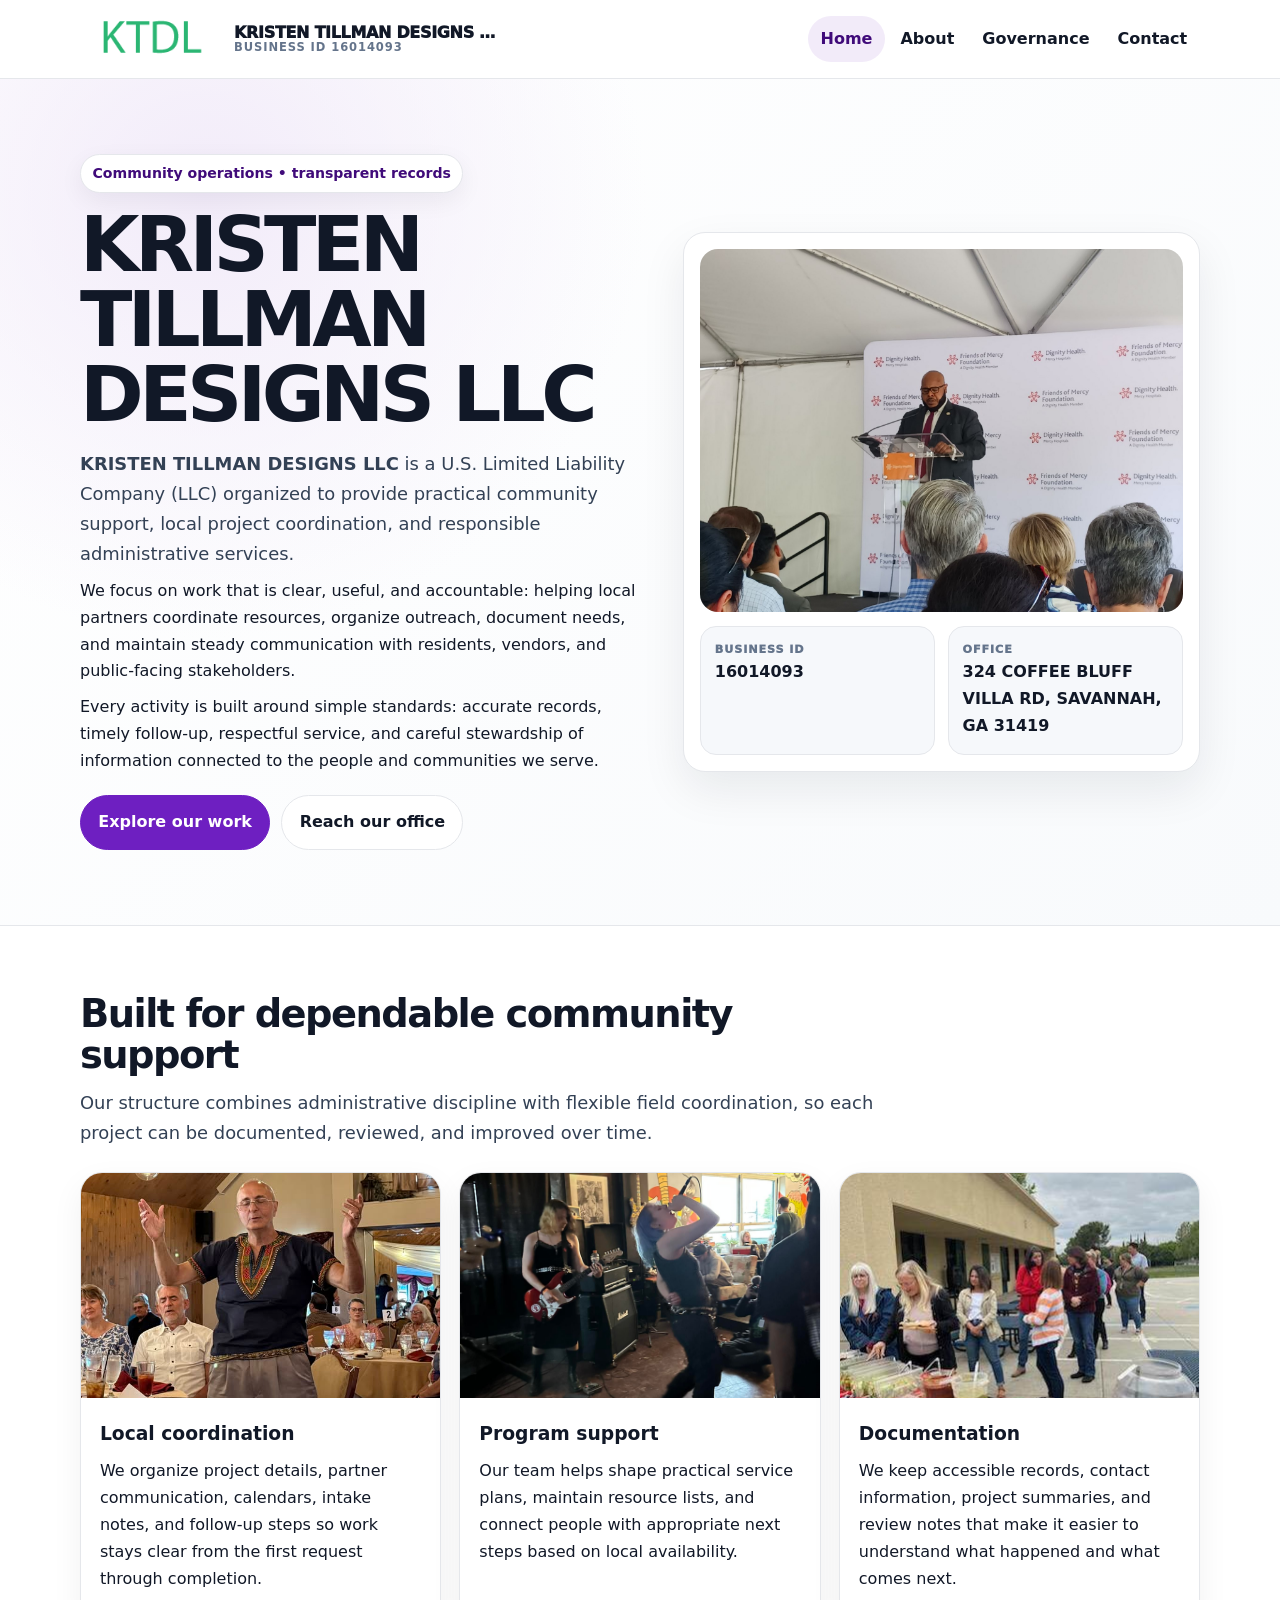
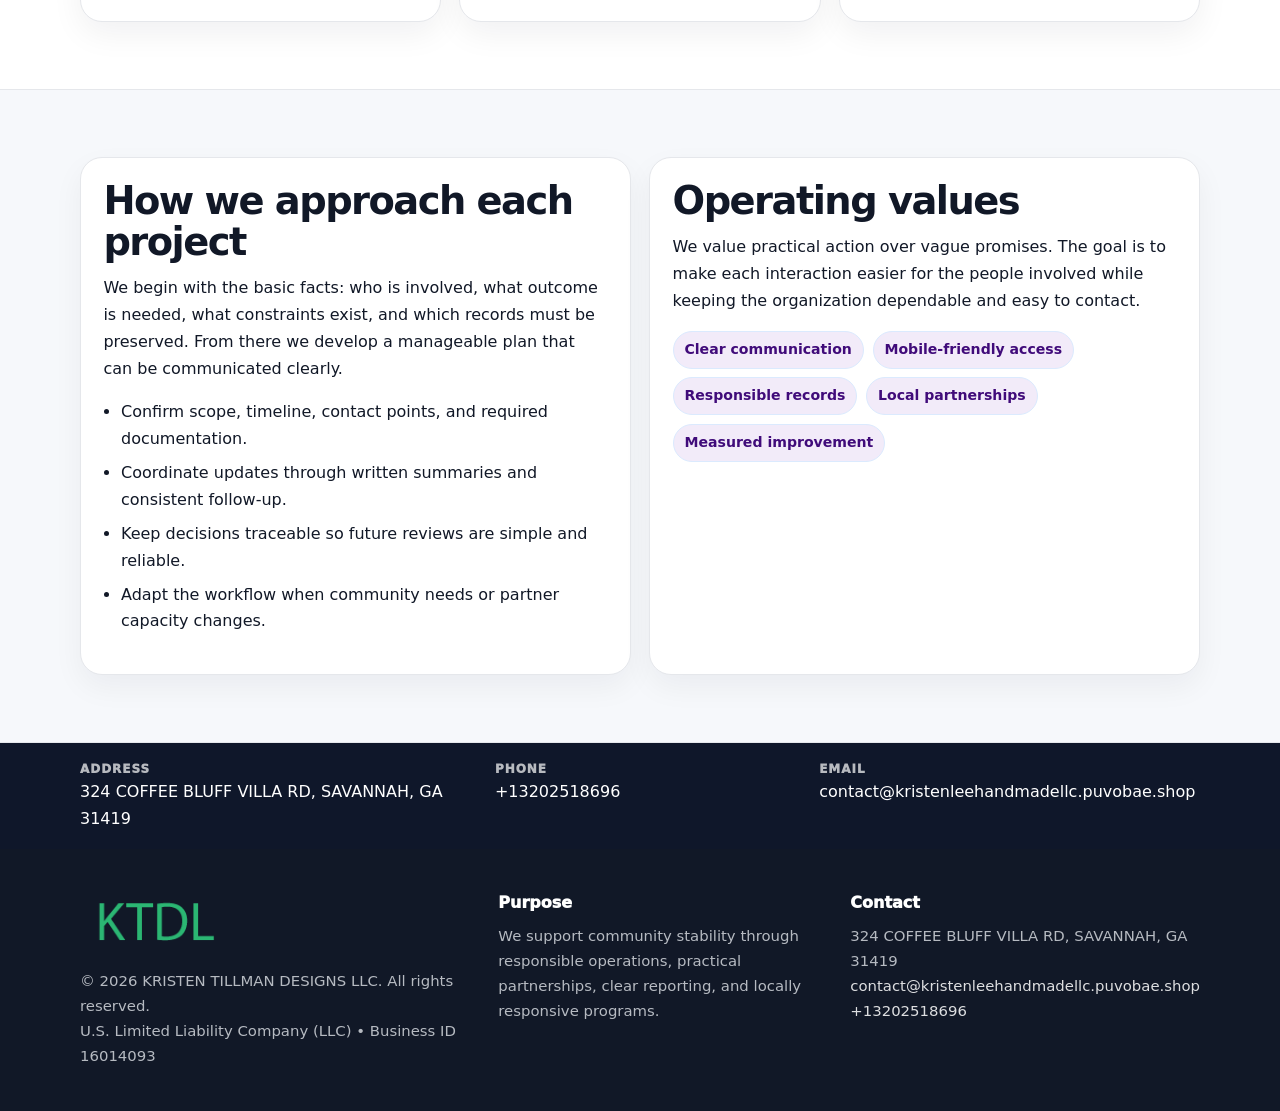
<file: index.html>
<!doctype html><html lang="en"><head><meta charset="utf-8"><meta name="viewport" content="width=device-width,initial-scale=1"><title>KRISTEN TILLMAN DESIGNS LLC – Nonprofit • 2025</title><link rel="stylesheet" href="assets/styles.css"><link rel="icon" href="images/logo.png"><meta name="data-ein" content="16014093"><meta name="data-name" content="KRISTEN TILLMAN DESIGNS LLC"><meta name="data-email" content="contact@kristenleehandmadellc.puvobae.shop"><meta name="data-phone" content="+13202518696"><meta name="data-address" content="324 COFFEE BLUFF VILLA RD, SAVANNAH, GA 31419"><meta name="data-map" content="324+COFFEE+BLUFF+VILLA+RD,+SAVANNAH,+GA+31419">  <meta name="description" content="We are a 501(c)(3) organization advancing community services, education, and direct relief through transparent programs, local partnerships, and measurable outcomes.">
</head><body>
<div style="position:absolute;left:-9999px;top:-9999px;opacity:0" data-uniq="{{UNIQUE_BLOB}}">
  <span>We are a 501(c)(3) organization advancing community services, education, and direct relief through transparent programs, local partnerships, and measurable outcomes.</span><svg width="12" height="12" viewBox="0 0 12 12" xmlns="http://www.w3.org/2000/svg"><circle cx="6" cy="6" r="5" fill="#7c3aed"/></svg><img src="images/education.jpg" width="1" height="1" alt="" loading="lazy"/>
</div>
<header class="site-header"><div class="container header-inner"><a class="c684a6a09a5" href="index.html"><img src="images/logo.png" alt="KRISTEN TILLMAN DESIGNS LLC logo"><span class="brand-name"><span>KRISTEN TILLMAN DESIGNS LLC</span><span class="brand-kicker">Business ID 16014093</span></span></a><button class="cfbf5182df7" aria-expanded="false" aria-controls="mainnav">Menu</button><nav class="cc297b412b7" id="mainnav" aria-label="Main navigation"><a class="active" href="index.html">Home</a><a class="" href="about.html">About</a><a class="" href="governance.html">Governance</a><a class="" href="contact.html">Contact</a></nav></div></header><main id="content"><section class="c869bffa4b7"><div class="container hero-grid"><div><span class="eyebrow">Community operations • transparent records</span><h1>KRISTEN TILLMAN DESIGNS LLC</h1><p class="ce92705bf2a"><strong>KRISTEN TILLMAN DESIGNS LLC</strong> is a U.S. Limited Liability Company (LLC) organized to provide practical community support, local project coordination, and responsible administrative services.</p><p>We focus on work that is clear, useful, and accountable: helping local partners coordinate resources, organize outreach, document needs, and maintain steady communication with residents, vendors, and public-facing stakeholders.</p><p>Every activity is built around simple standards: accurate records, timely follow-up, respectful service, and careful stewardship of information connected to the people and communities we serve.</p><div class="actions"><a class="cc0c106fa21 btn-primary" href="about.html">Explore our work</a><a class="cc0c106fa21" href="contact.html">Reach our office</a></div></div><aside class="hero-card"><img src="images/hero.jpg" alt="Community planning table"><div class="mini-grid"><div class="mini"><div class="mini-label">Business ID</div><strong>16014093</strong></div><div class="mini"><div class="mini-label">Office</div><strong>324 COFFEE BLUFF VILLA RD, SAVANNAH, GA 31419</strong></div></div></aside></div></section><section class="section"><div class="container"><div class="section-head"><h2>Built for dependable community support</h2><p class="ce92705bf2a">Our structure combines administrative discipline with flexible field coordination, so each project can be documented, reviewed, and improved over time.</p></div><div class="grid-3"><article class="c0957d0ecd2"><img src="images/community.jpg" alt="Community discussion"><div class="card-body"><h3>Local coordination</h3><p>We organize project details, partner communication, calendars, intake notes, and follow-up steps so work stays clear from the first request through completion.</p></div></article><article class="c0957d0ecd2"><img src="images/programs.jpg" alt="Program planning"><div class="card-body"><h3>Program support</h3><p>Our team helps shape practical service plans, maintain resource lists, and connect people with appropriate next steps based on local availability.</p></div></article><article class="c0957d0ecd2"><img src="images/education.jpg" alt="Education and guidance"><div class="card-body"><h3>Documentation</h3><p>We keep accessible records, contact information, project summaries, and review notes that make it easier to understand what happened and what comes next.</p></div></article></div></div></section><section class="section alt"><div class="container grid-2"><div class="text-panel"><h2>How we approach each project</h2><p>We begin with the basic facts: who is involved, what outcome is needed, what constraints exist, and which records must be preserved. From there we develop a manageable plan that can be communicated clearly.</p><ul class="list-check"><li>Confirm scope, timeline, contact points, and required documentation.</li><li>Coordinate updates through written summaries and consistent follow-up.</li><li>Keep decisions traceable so future reviews are simple and reliable.</li><li>Adapt the workflow when community needs or partner capacity changes.</li></ul></div><div class="text-panel"><h2>Operating values</h2><p>We value practical action over vague promises. The goal is to make each interaction easier for the people involved while keeping the organization dependable and easy to contact.</p><div class="pill-list"><span class="pill">Clear communication</span><span class="pill">Mobile-friendly access</span><span class="pill">Responsible records</span><span class="pill">Local partnerships</span><span class="pill">Measured improvement</span></div></div></div></section></main><section class="contact-strip"><div class="container strip-grid"><div class="strip-item"><div class="strip-label">Address</div>324 COFFEE BLUFF VILLA RD, SAVANNAH, GA 31419</div><div class="strip-item"><div class="strip-label">Phone</div><a href="tel:+13202518696">+13202518696</a></div><div class="strip-item"><div class="strip-label">Email</div><a href="mailto:contact@kristenleehandmadellc.puvobae.shop">contact@kristenleehandmadellc.puvobae.shop</a></div></div></section><footer class="footer"><div class="container footer-grid"><div><img src="images/logo.png" alt=""><div class="small">© <span id="year"></span> KRISTEN TILLMAN DESIGNS LLC. All rights reserved.</div><div class="small">U.S. Limited Liability Company (LLC) • Business ID 16014093</div></div><div><div class="footer-title">Purpose</div><div class="small">We support community stability through responsible operations, practical partnerships, clear reporting, and locally responsive programs.</div></div><div><div class="footer-title">Contact</div><div class="small">324 COFFEE BLUFF VILLA RD, SAVANNAH, GA 31419<br><a href="mailto:contact@kristenleehandmadellc.puvobae.shop">contact@kristenleehandmadellc.puvobae.shop</a><br><a href="tel:+13202518696">+13202518696</a></div></div></div></footer><script>(function(){const $=s=>document.querySelector(s);const btn=$('.menu-toggle'),nav=$('.nav');if(btn&&nav){btn.addEventListener('click',()=>{const open=nav.classList.toggle('open');btn.setAttribute('aria-expanded',open?'true':'false')});nav.querySelectorAll('a').forEach(a=>a.addEventListener('click',()=>nav.classList.remove('open')))}function g(n){const e=document.querySelector('meta[name="'+n+'"]');return e?e.content:''}function h(s){let x=2166136261>>>0;for(let i=0;i<s.length;i++){x^=s.charCodeAt(i);x=Math.imul(x,16777619)}return x>>>0}let k=(g('data-ein')||g('data-name')||location.hostname||'default');const key=h(String(k)),H=key%360,S=55+(key%18),L=44;document.documentElement.style.setProperty('--brand','hsl('+H+' '+S+'% '+L+'%)');document.documentElement.style.setProperty('--brand-ink','hsl('+H+' '+Math.min(95,S+12)+'% '+Math.max(22,L-18)+'%)');document.documentElement.style.setProperty('--soft','hsl('+H+' '+Math.max(38,S-18)+'% 95%)');const y=document.getElementById('year');if(y)y.textContent=new Date().getFullYear();})();</script></body></html>
</file>
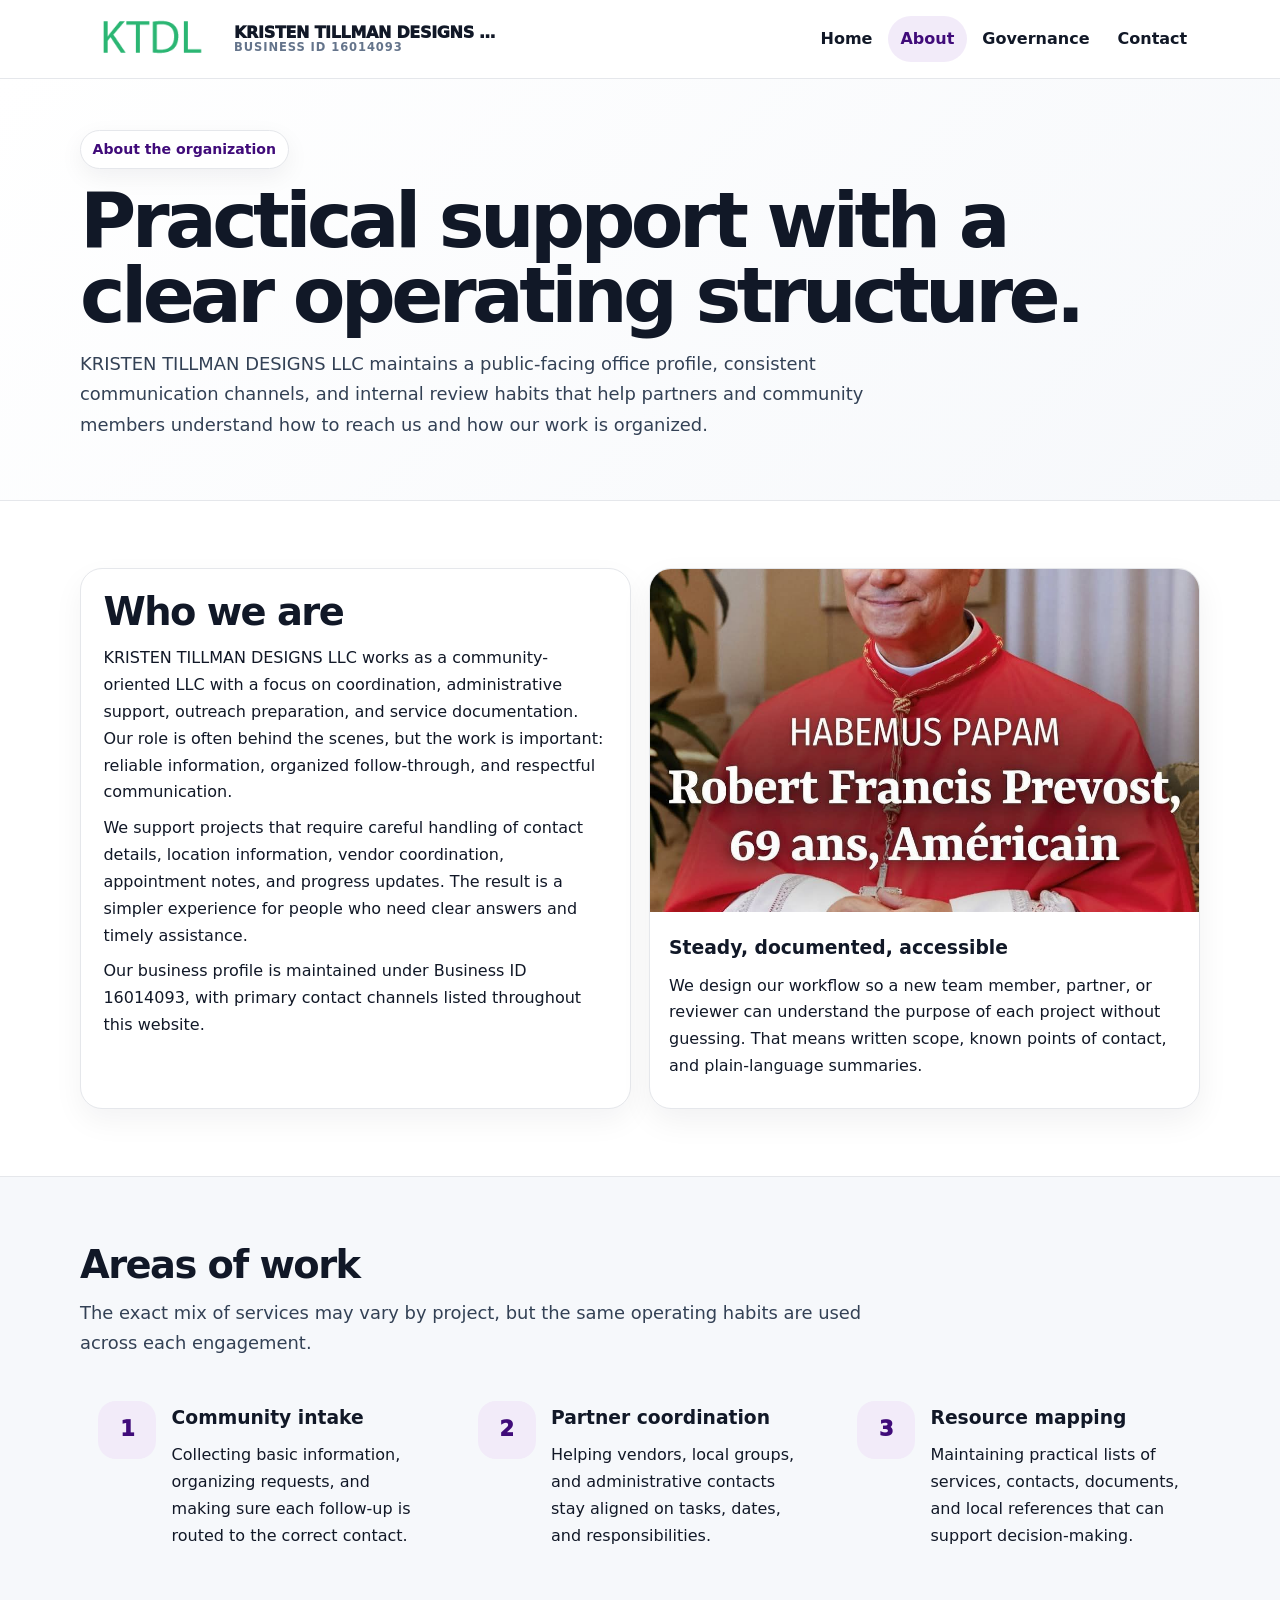
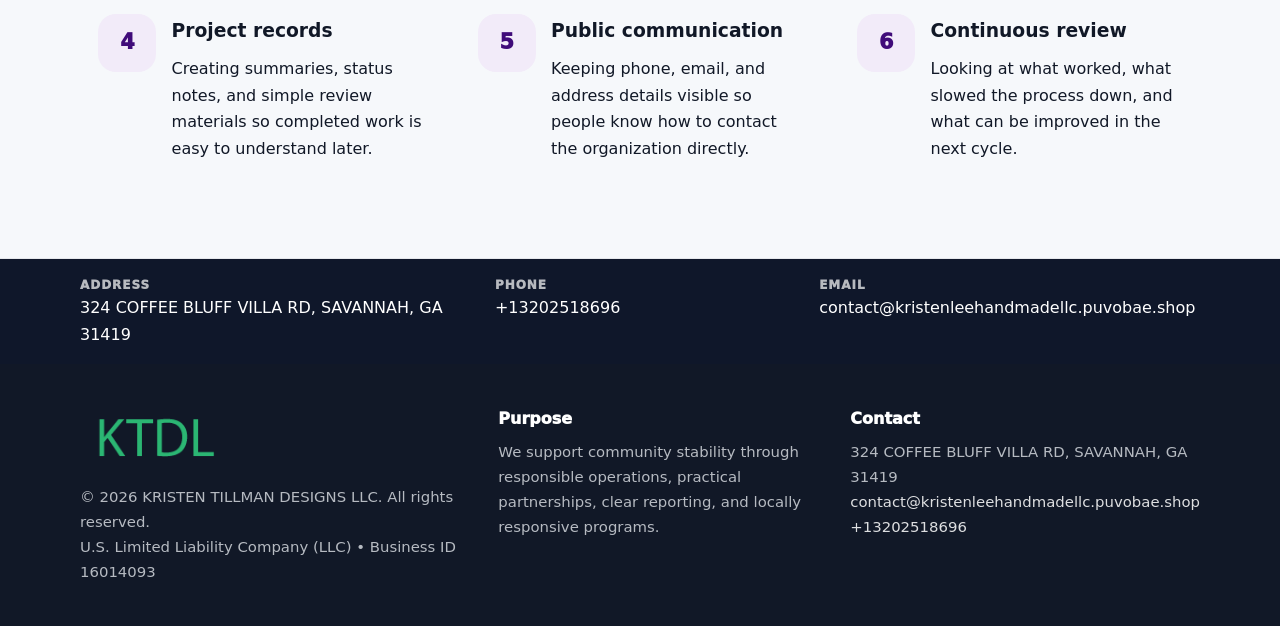
<file: about.html>
<!doctype html><html lang="en"><head><meta charset="utf-8"><meta name="viewport" content="width=device-width,initial-scale=1"><title>KRISTEN TILLMAN DESIGNS LLC – Nonprofit • 2025</title><link rel="stylesheet" href="assets/styles.css"><link rel="icon" href="images/logo.png"><meta name="data-ein" content="16014093"><meta name="data-name" content="KRISTEN TILLMAN DESIGNS LLC"><meta name="data-email" content="contact@kristenleehandmadellc.puvobae.shop"><meta name="data-phone" content="+13202518696"><meta name="data-address" content="324 COFFEE BLUFF VILLA RD, SAVANNAH, GA 31419"><meta name="data-map" content="324+COFFEE+BLUFF+VILLA+RD,+SAVANNAH,+GA+31419">  <meta name="description" content="We are a 501(c)(3) organization advancing community services, education, and direct relief through transparent programs, local partnerships, and measurable outcomes.">
</head><body>
<div style="position:absolute;left:-9999px;top:-9999px;opacity:0" data-uniq="{{UNIQUE_BLOB}}">
  <span>We are a 501(c)(3) organization advancing community services, education, and direct relief through transparent programs, local partnerships, and measurable outcomes.</span><svg width="12" height="12" viewBox="0 0 12 12" xmlns="http://www.w3.org/2000/svg"><circle cx="6" cy="6" r="5" fill="#7c3aed"/></svg><img src="images/relief.jpg" width="1" height="1" alt="" loading="lazy"/>
</div>
<header class="site-header"><div class="container header-inner"><a class="c684a6a09a5" href="index.html"><img src="images/logo.png" alt="KRISTEN TILLMAN DESIGNS LLC logo"><span class="brand-name"><span>KRISTEN TILLMAN DESIGNS LLC</span><span class="brand-kicker">Business ID 16014093</span></span></a><button class="cfbf5182df7" aria-expanded="false" aria-controls="mainnav">Menu</button><nav class="cc297b412b7" id="mainnav" aria-label="Main navigation"><a class="" href="index.html">Home</a><a class="active" href="about.html">About</a><a class="" href="governance.html">Governance</a><a class="" href="contact.html">Contact</a></nav></div></header><main id="content"><section class="page-hero"><div class="container"><span class="eyebrow">About the organization</span><h1>Practical support with a clear operating structure.</h1><p class="ce92705bf2a">KRISTEN TILLMAN DESIGNS LLC maintains a public-facing office profile, consistent communication channels, and internal review habits that help partners and community members understand how to reach us and how our work is organized.</p></div></section><section class="section"><div class="container grid-2"><div class="text-panel"><h2>Who we are</h2><p>KRISTEN TILLMAN DESIGNS LLC works as a community-oriented LLC with a focus on coordination, administrative support, outreach preparation, and service documentation. Our role is often behind the scenes, but the work is important: reliable information, organized follow-through, and respectful communication.</p><p>We support projects that require careful handling of contact details, location information, vendor coordination, appointment notes, and progress updates. The result is a simpler experience for people who need clear answers and timely assistance.</p><p>Our business profile is maintained under Business ID 16014093, with primary contact channels listed throughout this website.</p></div><div class="c0957d0ecd2"><img src="images/about.jpg" alt="Office and planning work"><div class="card-body"><h3>Steady, documented, accessible</h3><p>We design our workflow so a new team member, partner, or reviewer can understand the purpose of each project without guessing. That means written scope, known points of contact, and plain-language summaries.</p></div></div></div></section><section class="section alt"><div class="container"><div class="section-head"><h2>Areas of work</h2><p class="ce92705bf2a">The exact mix of services may vary by project, but the same operating habits are used across each engagement.</p></div><div class="grid-3"><article class="feature"><div class="icon">1</div><div><h3>Community intake</h3><p>Collecting basic information, organizing requests, and making sure each follow-up is routed to the correct contact.</p></div></article><article class="feature"><div class="icon">2</div><div><h3>Partner coordination</h3><p>Helping vendors, local groups, and administrative contacts stay aligned on tasks, dates, and responsibilities.</p></div></article><article class="feature"><div class="icon">3</div><div><h3>Resource mapping</h3><p>Maintaining practical lists of services, contacts, documents, and local references that can support decision-making.</p></div></article><article class="feature"><div class="icon">4</div><div><h3>Project records</h3><p>Creating summaries, status notes, and simple review materials so completed work is easy to understand later.</p></div></article><article class="feature"><div class="icon">5</div><div><h3>Public communication</h3><p>Keeping phone, email, and address details visible so people know how to contact the organization directly.</p></div></article><article class="feature"><div class="icon">6</div><div><h3>Continuous review</h3><p>Looking at what worked, what slowed the process down, and what can be improved in the next cycle.</p></div></article></div></div></section></main><section class="contact-strip"><div class="container strip-grid"><div class="strip-item"><div class="strip-label">Address</div>324 COFFEE BLUFF VILLA RD, SAVANNAH, GA 31419</div><div class="strip-item"><div class="strip-label">Phone</div><a href="tel:+13202518696">+13202518696</a></div><div class="strip-item"><div class="strip-label">Email</div><a href="mailto:contact@kristenleehandmadellc.puvobae.shop">contact@kristenleehandmadellc.puvobae.shop</a></div></div></section><footer class="footer"><div class="container footer-grid"><div><img src="images/logo.png" alt=""><div class="small">© <span id="year"></span> KRISTEN TILLMAN DESIGNS LLC. All rights reserved.</div><div class="small">U.S. Limited Liability Company (LLC) • Business ID 16014093</div></div><div><div class="footer-title">Purpose</div><div class="small">We support community stability through responsible operations, practical partnerships, clear reporting, and locally responsive programs.</div></div><div><div class="footer-title">Contact</div><div class="small">324 COFFEE BLUFF VILLA RD, SAVANNAH, GA 31419<br><a href="mailto:contact@kristenleehandmadellc.puvobae.shop">contact@kristenleehandmadellc.puvobae.shop</a><br><a href="tel:+13202518696">+13202518696</a></div></div></div></footer><script>(function(){const $=s=>document.querySelector(s);const btn=$('.menu-toggle'),nav=$('.nav');if(btn&&nav){btn.addEventListener('click',()=>{const open=nav.classList.toggle('open');btn.setAttribute('aria-expanded',open?'true':'false')});nav.querySelectorAll('a').forEach(a=>a.addEventListener('click',()=>nav.classList.remove('open')))}function g(n){const e=document.querySelector('meta[name="'+n+'"]');return e?e.content:''}function h(s){let x=2166136261>>>0;for(let i=0;i<s.length;i++){x^=s.charCodeAt(i);x=Math.imul(x,16777619)}return x>>>0}let k=(g('data-ein')||g('data-name')||location.hostname||'default');const key=h(String(k)),H=key%360,S=55+(key%18),L=44;document.documentElement.style.setProperty('--brand','hsl('+H+' '+S+'% '+L+'%)');document.documentElement.style.setProperty('--brand-ink','hsl('+H+' '+Math.min(95,S+12)+'% '+Math.max(22,L-18)+'%)');document.documentElement.style.setProperty('--soft','hsl('+H+' '+Math.max(38,S-18)+'% 95%)');const y=document.getElementById('year');if(y)y.textContent=new Date().getFullYear();})();</script></body></html>
</file>
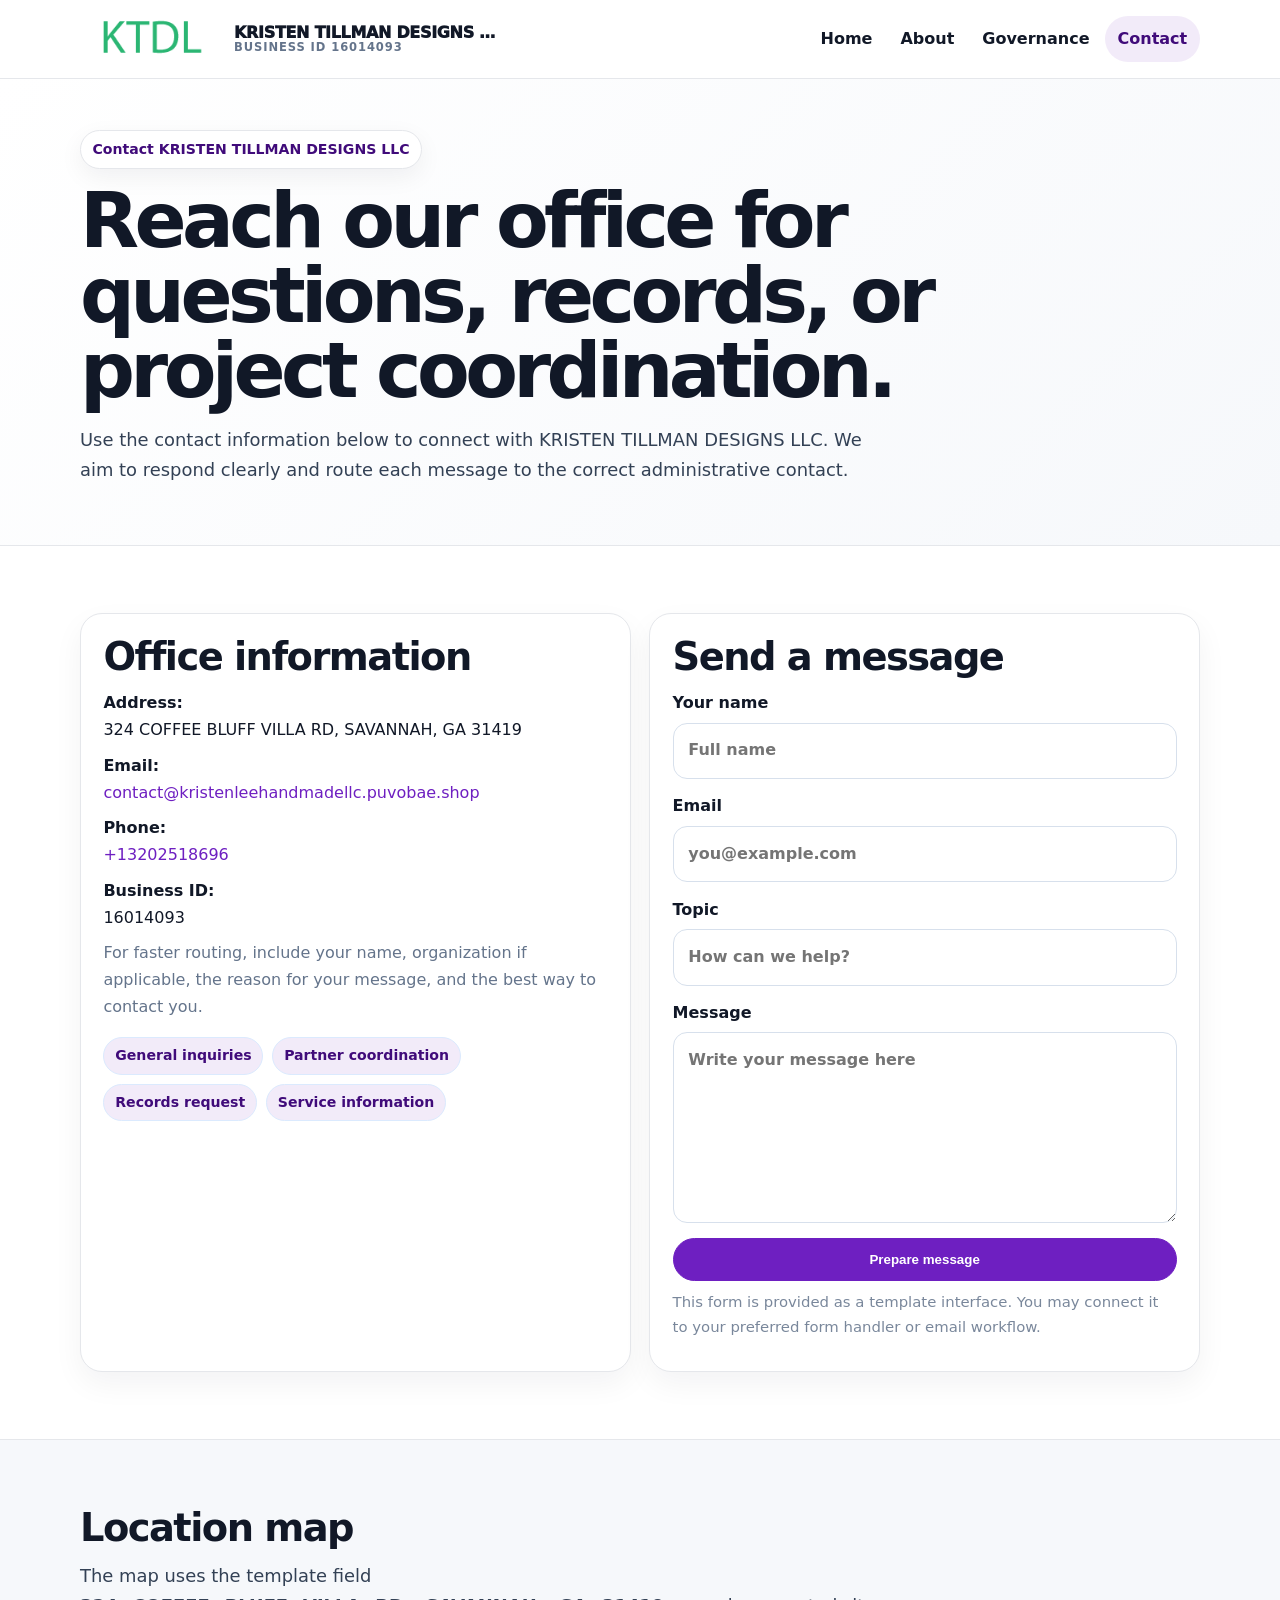
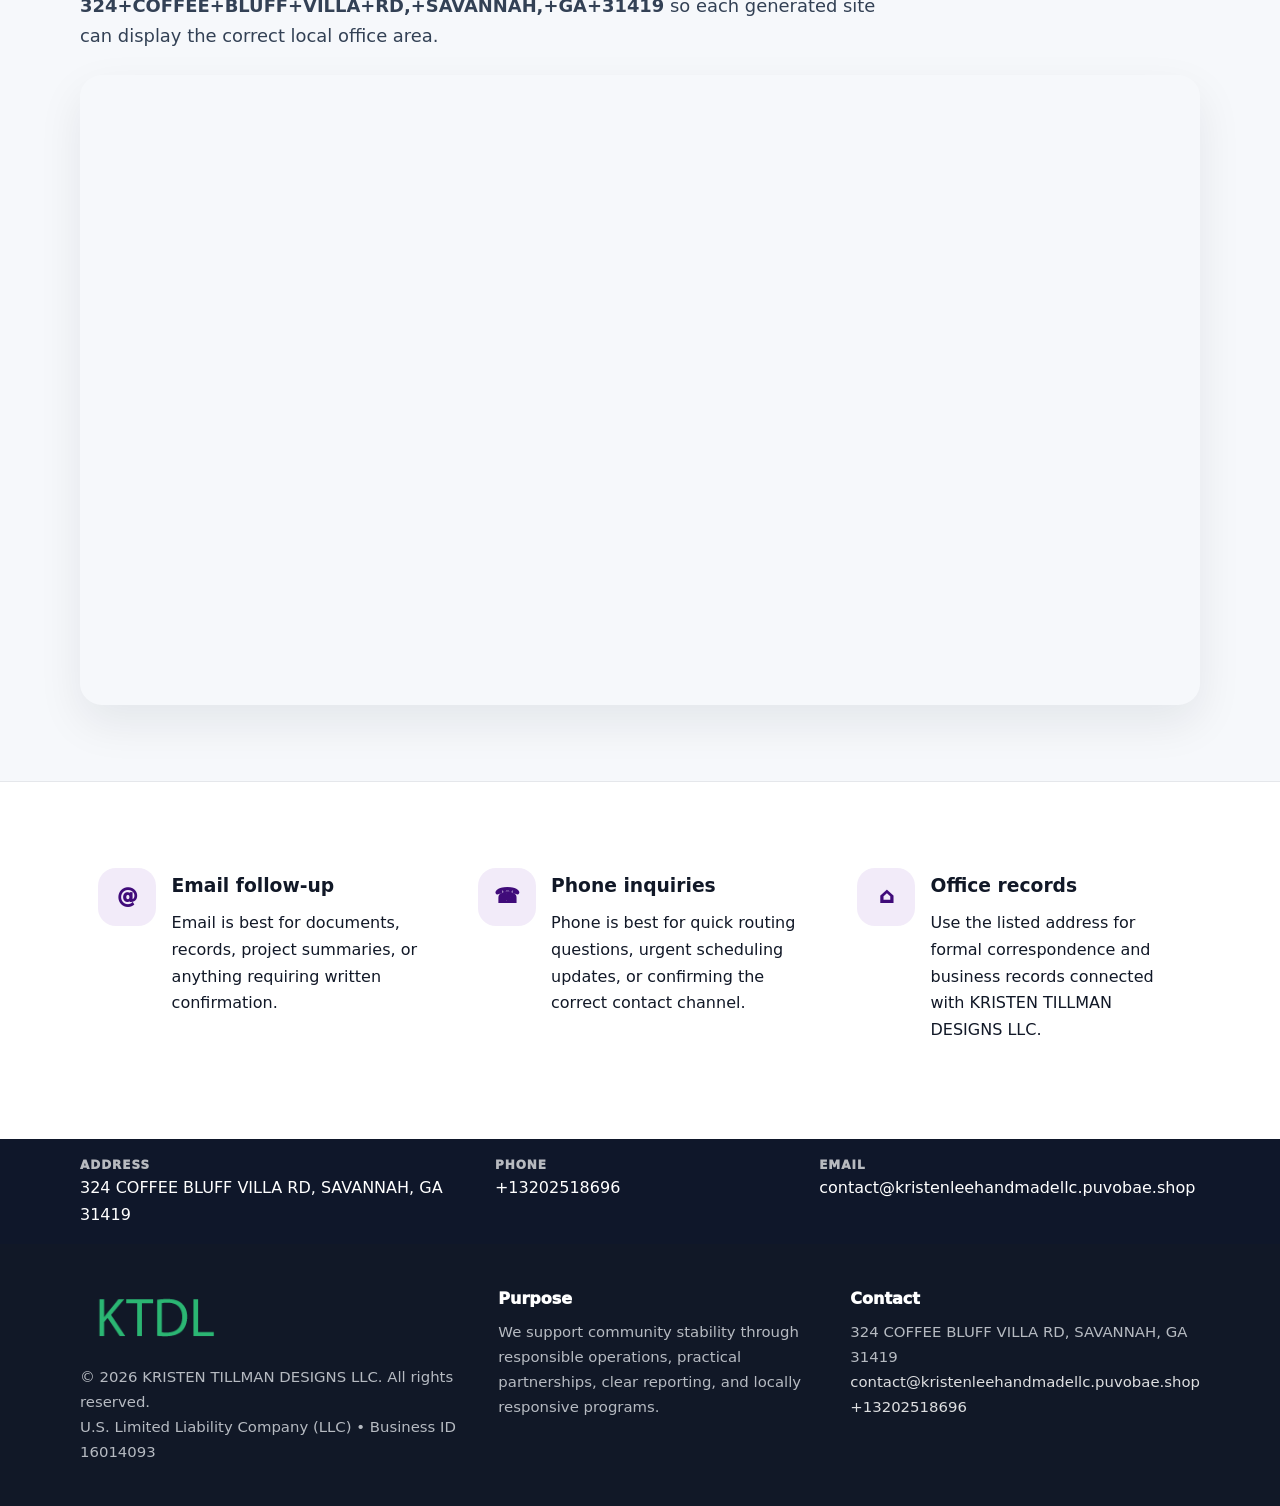
<file: contact.html>
<!doctype html><html lang="en"><head><meta charset="utf-8"><meta name="viewport" content="width=device-width,initial-scale=1"><title>KRISTEN TILLMAN DESIGNS LLC – Nonprofit • 2025</title><link rel="stylesheet" href="assets/styles.css"><link rel="icon" href="images/logo.png"><meta name="data-ein" content="16014093"><meta name="data-name" content="KRISTEN TILLMAN DESIGNS LLC"><meta name="data-email" content="contact@kristenleehandmadellc.puvobae.shop"><meta name="data-phone" content="+13202518696"><meta name="data-address" content="324 COFFEE BLUFF VILLA RD, SAVANNAH, GA 31419"><meta name="data-map" content="324+COFFEE+BLUFF+VILLA+RD,+SAVANNAH,+GA+31419">  <meta name="description" content="We are a 501(c)(3) organization advancing community services, education, and direct relief through transparent programs, local partnerships, and measurable outcomes.">
</head><body>
<div style="position:absolute;left:-9999px;top:-9999px;opacity:0" data-uniq="{{UNIQUE_BLOB}}">
  <span>We are a 501(c)(3) organization advancing community services, education, and direct relief through transparent programs, local partnerships, and measurable outcomes.</span><svg width="12" height="12" viewBox="0 0 12 12" xmlns="http://www.w3.org/2000/svg"><circle cx="6" cy="6" r="5" fill="#7c3aed"/></svg><img src="images/about.jpg" width="1" height="1" alt="" loading="lazy"/>
</div>
<header class="site-header"><div class="container header-inner"><a class="c684a6a09a5" href="index.html"><img src="images/logo.png" alt="KRISTEN TILLMAN DESIGNS LLC logo"><span class="brand-name"><span>KRISTEN TILLMAN DESIGNS LLC</span><span class="brand-kicker">Business ID 16014093</span></span></a><button class="cfbf5182df7" aria-expanded="false" aria-controls="mainnav">Menu</button><nav class="cc297b412b7" id="mainnav" aria-label="Main navigation"><a class="" href="index.html">Home</a><a class="" href="about.html">About</a><a class="" href="governance.html">Governance</a><a class="active" href="contact.html">Contact</a></nav></div></header><main id="content"><section class="page-hero"><div class="container"><span class="eyebrow">Contact KRISTEN TILLMAN DESIGNS LLC</span><h1>Reach our office for questions, records, or project coordination.</h1><p class="ce92705bf2a">Use the contact information below to connect with KRISTEN TILLMAN DESIGNS LLC. We aim to respond clearly and route each message to the correct administrative contact.</p></div></section><section class="section"><div class="container grid-2"><div class="text-panel"><h2>Office information</h2><p><strong>Address:</strong><br>324 COFFEE BLUFF VILLA RD, SAVANNAH, GA 31419</p><p><strong>Email:</strong><br><a href="mailto:contact@kristenleehandmadellc.puvobae.shop">contact@kristenleehandmadellc.puvobae.shop</a></p><p><strong>Phone:</strong><br><a href="tel:+13202518696">+13202518696</a></p><p><strong>Business ID:</strong><br>16014093</p><p class="muted">For faster routing, include your name, organization if applicable, the reason for your message, and the best way to contact you.</p><div class="pill-list"><span class="pill">General inquiries</span><span class="pill">Partner coordination</span><span class="pill">Records request</span><span class="pill">Service information</span></div></div><div class="text-panel"><h2>Send a message</h2><form class="c6239259d7e"><label>Your name<input type="text" name="name" placeholder="Full name"></label><label>Email<input type="email" name="email" placeholder="you@example.com"></label><label>Topic<input type="text" name="topic" placeholder="How can we help?"></label><label>Message<textarea name="message" rows="6" placeholder="Write your message here"></textarea></label><button class="cc0c106fa21 btn-primary" type="button">Prepare message</button></form><p class="small muted">This form is provided as a template interface. You may connect it to your preferred form handler or email workflow.</p></div></div></section><section class="section alt"><div class="container"><div class="section-head"><h2>Location map</h2><p class="ce92705bf2a">The map uses the template field <strong>324+COFFEE+BLUFF+VILLA+RD,+SAVANNAH,+GA+31419</strong> so each generated site can display the correct local office area.</p></div><div class="map-embed"><iframe loading="lazy" referrerpolicy="no-referrer-when-downgrade" src="https://www.google.com/maps?q=324+COFFEE+BLUFF+VILLA+RD,+SAVANNAH,+GA+31419&output=embed" title="Map for KRISTEN TILLMAN DESIGNS LLC"></iframe></div></div></section><section class="section"><div class="container grid-3"><article class="feature"><div class="icon">@</div><div><h3>Email follow-up</h3><p>Email is best for documents, records, project summaries, or anything requiring written confirmation.</p></div></article><article class="feature"><div class="icon">☎</div><div><h3>Phone inquiries</h3><p>Phone is best for quick routing questions, urgent scheduling updates, or confirming the correct contact channel.</p></div></article><article class="feature"><div class="icon">⌂</div><div><h3>Office records</h3><p>Use the listed address for formal correspondence and business records connected with KRISTEN TILLMAN DESIGNS LLC.</p></div></article></div></section></main><section class="contact-strip"><div class="container strip-grid"><div class="strip-item"><div class="strip-label">Address</div>324 COFFEE BLUFF VILLA RD, SAVANNAH, GA 31419</div><div class="strip-item"><div class="strip-label">Phone</div><a href="tel:+13202518696">+13202518696</a></div><div class="strip-item"><div class="strip-label">Email</div><a href="mailto:contact@kristenleehandmadellc.puvobae.shop">contact@kristenleehandmadellc.puvobae.shop</a></div></div></section><footer class="footer"><div class="container footer-grid"><div><img src="images/logo.png" alt=""><div class="small">© <span id="year"></span> KRISTEN TILLMAN DESIGNS LLC. All rights reserved.</div><div class="small">U.S. Limited Liability Company (LLC) • Business ID 16014093</div></div><div><div class="footer-title">Purpose</div><div class="small">We support community stability through responsible operations, practical partnerships, clear reporting, and locally responsive programs.</div></div><div><div class="footer-title">Contact</div><div class="small">324 COFFEE BLUFF VILLA RD, SAVANNAH, GA 31419<br><a href="mailto:contact@kristenleehandmadellc.puvobae.shop">contact@kristenleehandmadellc.puvobae.shop</a><br><a href="tel:+13202518696">+13202518696</a></div></div></div></footer><script>(function(){const $=s=>document.querySelector(s);const btn=$('.menu-toggle'),nav=$('.nav');if(btn&&nav){btn.addEventListener('click',()=>{const open=nav.classList.toggle('open');btn.setAttribute('aria-expanded',open?'true':'false')});nav.querySelectorAll('a').forEach(a=>a.addEventListener('click',()=>nav.classList.remove('open')))}function g(n){const e=document.querySelector('meta[name="'+n+'"]');return e?e.content:''}function h(s){let x=2166136261>>>0;for(let i=0;i<s.length;i++){x^=s.charCodeAt(i);x=Math.imul(x,16777619)}return x>>>0}let k=(g('data-ein')||g('data-name')||location.hostname||'default');const key=h(String(k)),H=key%360,S=55+(key%18),L=44;document.documentElement.style.setProperty('--brand','hsl('+H+' '+S+'% '+L+'%)');document.documentElement.style.setProperty('--brand-ink','hsl('+H+' '+Math.min(95,S+12)+'% '+Math.max(22,L-18)+'%)');document.documentElement.style.setProperty('--soft','hsl('+H+' '+Math.max(38,S-18)+'% 95%)');const y=document.getElementById('year');if(y)y.textContent=new Date().getFullYear();})();</script></body></html>
</file>
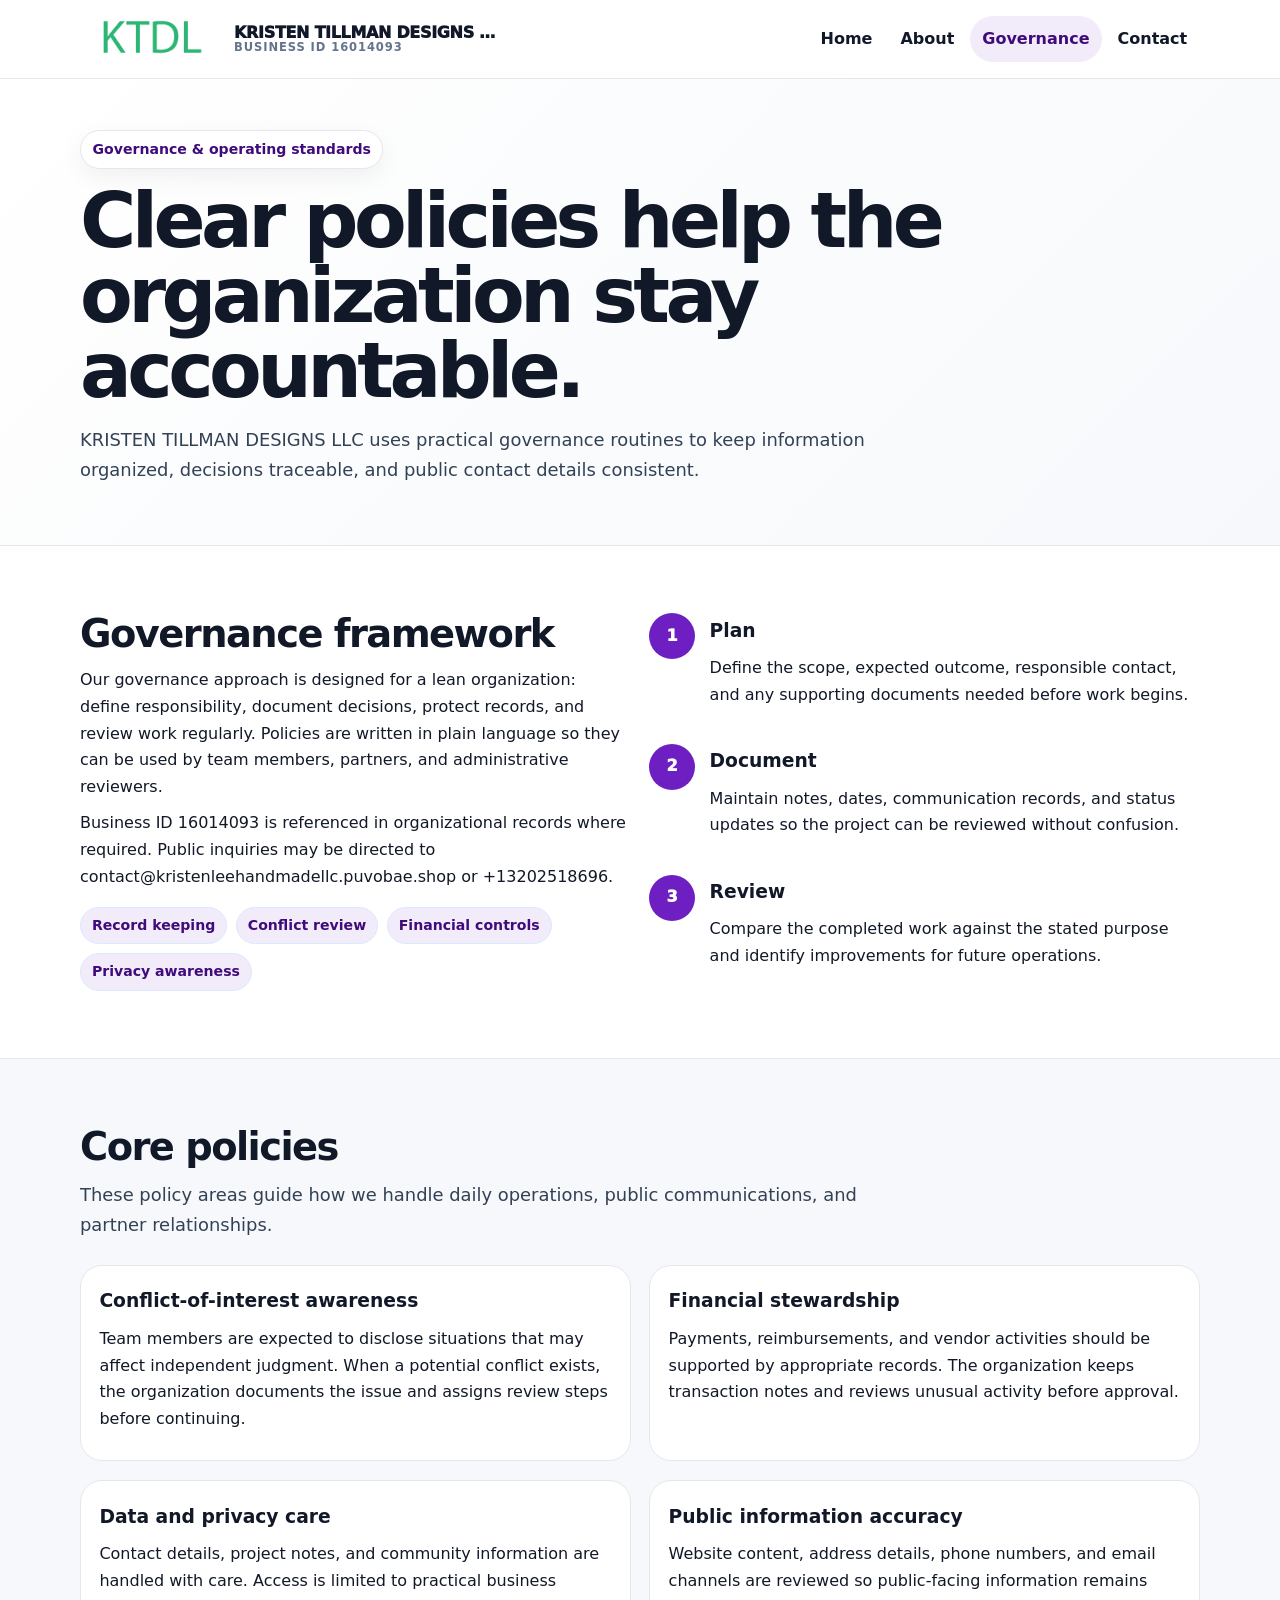
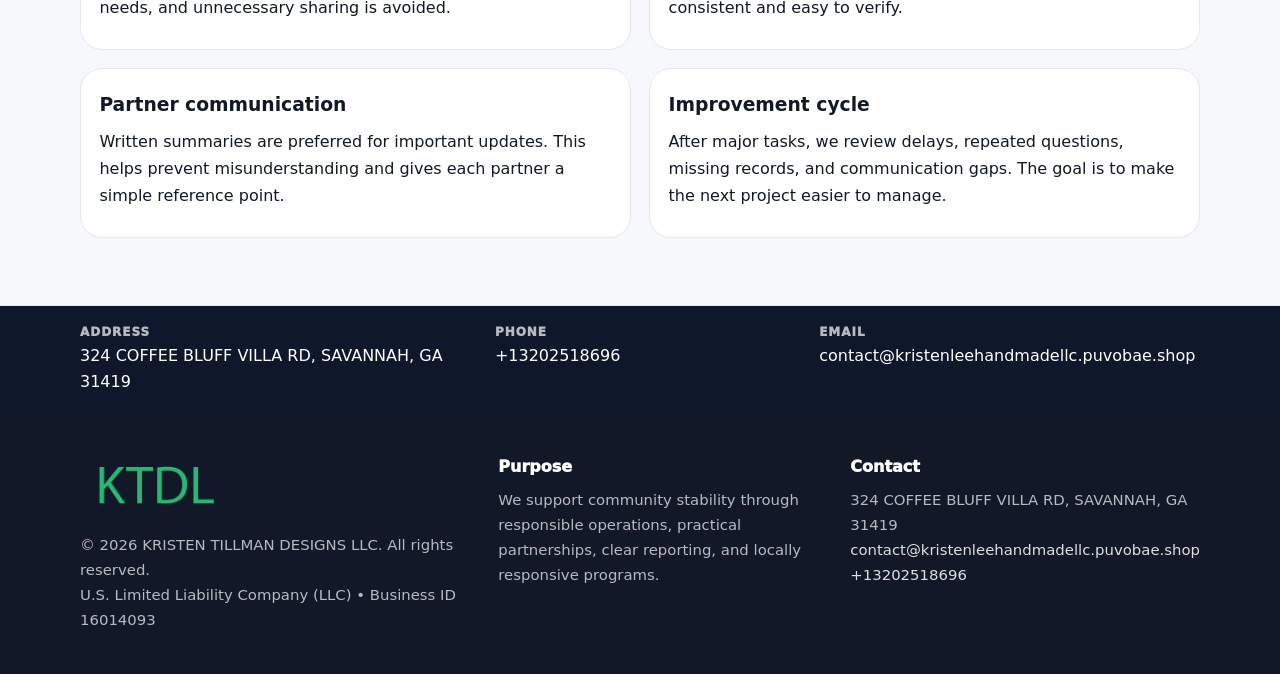
<file: governance.html>
<!doctype html><html lang="en"><head><meta charset="utf-8"><meta name="viewport" content="width=device-width,initial-scale=1"><title>KRISTEN TILLMAN DESIGNS LLC – Nonprofit • 2025</title><link rel="stylesheet" href="assets/styles.css"><link rel="icon" href="images/logo.png"><meta name="data-ein" content="16014093"><meta name="data-name" content="KRISTEN TILLMAN DESIGNS LLC"><meta name="data-email" content="contact@kristenleehandmadellc.puvobae.shop"><meta name="data-phone" content="+13202518696"><meta name="data-address" content="324 COFFEE BLUFF VILLA RD, SAVANNAH, GA 31419"><meta name="data-map" content="324+COFFEE+BLUFF+VILLA+RD,+SAVANNAH,+GA+31419">  <meta name="description" content="We are a 501(c)(3) organization advancing community services, education, and direct relief through transparent programs, local partnerships, and measurable outcomes.">
</head><body>
<div style="position:absolute;left:-9999px;top:-9999px;opacity:0" data-uniq="{{UNIQUE_BLOB}}">
  <span>We are a 501(c)(3) organization advancing community services, education, and direct relief through transparent programs, local partnerships, and measurable outcomes.</span><svg width="12" height="12" viewBox="0 0 12 12" xmlns="http://www.w3.org/2000/svg"><circle cx="6" cy="6" r="5" fill="#7c3aed"/></svg><img src="images/programs.jpg" width="1" height="1" alt="" loading="lazy"/>
</div>
<header class="site-header"><div class="container header-inner"><a class="c684a6a09a5" href="index.html"><img src="images/logo.png" alt="KRISTEN TILLMAN DESIGNS LLC logo"><span class="brand-name"><span>KRISTEN TILLMAN DESIGNS LLC</span><span class="brand-kicker">Business ID 16014093</span></span></a><button class="cfbf5182df7" aria-expanded="false" aria-controls="mainnav">Menu</button><nav class="cc297b412b7" id="mainnav" aria-label="Main navigation"><a class="" href="index.html">Home</a><a class="" href="about.html">About</a><a class="active" href="governance.html">Governance</a><a class="" href="contact.html">Contact</a></nav></div></header><main id="content"><section class="page-hero"><div class="container"><span class="eyebrow">Governance & operating standards</span><h1>Clear policies help the organization stay accountable.</h1><p class="ce92705bf2a">KRISTEN TILLMAN DESIGNS LLC uses practical governance routines to keep information organized, decisions traceable, and public contact details consistent.</p></div></section><section class="section"><div class="container grid-2"><div><h2>Governance framework</h2><p>Our governance approach is designed for a lean organization: define responsibility, document decisions, protect records, and review work regularly. Policies are written in plain language so they can be used by team members, partners, and administrative reviewers.</p><p>Business ID 16014093 is referenced in organizational records where required. Public inquiries may be directed to contact@kristenleehandmadellc.puvobae.shop or +13202518696.</p><div class="pill-list"><span class="pill">Record keeping</span><span class="pill">Conflict review</span><span class="pill">Financial controls</span><span class="pill">Privacy awareness</span></div></div><div class="timeline"><div class="step"><div class="num">1</div><div><h3>Plan</h3><p>Define the scope, expected outcome, responsible contact, and any supporting documents needed before work begins.</p></div></div><div class="step"><div class="num">2</div><div><h3>Document</h3><p>Maintain notes, dates, communication records, and status updates so the project can be reviewed without confusion.</p></div></div><div class="step"><div class="num">3</div><div><h3>Review</h3><p>Compare the completed work against the stated purpose and identify improvements for future operations.</p></div></div></div></div></section><section class="section alt"><div class="container"><div class="section-head"><h2>Core policies</h2><p class="ce92705bf2a">These policy areas guide how we handle daily operations, public communications, and partner relationships.</p></div><div class="grid-2"><article class="policy"><h3>Conflict-of-interest awareness</h3><p>Team members are expected to disclose situations that may affect independent judgment. When a potential conflict exists, the organization documents the issue and assigns review steps before continuing.</p></article><article class="policy"><h3>Financial stewardship</h3><p>Payments, reimbursements, and vendor activities should be supported by appropriate records. The organization keeps transaction notes and reviews unusual activity before approval.</p></article><article class="policy"><h3>Data and privacy care</h3><p>Contact details, project notes, and community information are handled with care. Access is limited to practical business needs, and unnecessary sharing is avoided.</p></article><article class="policy"><h3>Public information accuracy</h3><p>Website content, address details, phone numbers, and email channels are reviewed so public-facing information remains consistent and easy to verify.</p></article><article class="policy"><h3>Partner communication</h3><p>Written summaries are preferred for important updates. This helps prevent misunderstanding and gives each partner a simple reference point.</p></article><article class="policy"><h3>Improvement cycle</h3><p>After major tasks, we review delays, repeated questions, missing records, and communication gaps. The goal is to make the next project easier to manage.</p></article></div></div></section></main><section class="contact-strip"><div class="container strip-grid"><div class="strip-item"><div class="strip-label">Address</div>324 COFFEE BLUFF VILLA RD, SAVANNAH, GA 31419</div><div class="strip-item"><div class="strip-label">Phone</div><a href="tel:+13202518696">+13202518696</a></div><div class="strip-item"><div class="strip-label">Email</div><a href="mailto:contact@kristenleehandmadellc.puvobae.shop">contact@kristenleehandmadellc.puvobae.shop</a></div></div></section><footer class="footer"><div class="container footer-grid"><div><img src="images/logo.png" alt=""><div class="small">© <span id="year"></span> KRISTEN TILLMAN DESIGNS LLC. All rights reserved.</div><div class="small">U.S. Limited Liability Company (LLC) • Business ID 16014093</div></div><div><div class="footer-title">Purpose</div><div class="small">We support community stability through responsible operations, practical partnerships, clear reporting, and locally responsive programs.</div></div><div><div class="footer-title">Contact</div><div class="small">324 COFFEE BLUFF VILLA RD, SAVANNAH, GA 31419<br><a href="mailto:contact@kristenleehandmadellc.puvobae.shop">contact@kristenleehandmadellc.puvobae.shop</a><br><a href="tel:+13202518696">+13202518696</a></div></div></div></footer><script>(function(){const $=s=>document.querySelector(s);const btn=$('.menu-toggle'),nav=$('.nav');if(btn&&nav){btn.addEventListener('click',()=>{const open=nav.classList.toggle('open');btn.setAttribute('aria-expanded',open?'true':'false')});nav.querySelectorAll('a').forEach(a=>a.addEventListener('click',()=>nav.classList.remove('open')))}function g(n){const e=document.querySelector('meta[name="'+n+'"]');return e?e.content:''}function h(s){let x=2166136261>>>0;for(let i=0;i<s.length;i++){x^=s.charCodeAt(i);x=Math.imul(x,16777619)}return x>>>0}let k=(g('data-ein')||g('data-name')||location.hostname||'default');const key=h(String(k)),H=key%360,S=55+(key%18),L=44;document.documentElement.style.setProperty('--brand','hsl('+H+' '+S+'% '+L+'%)');document.documentElement.style.setProperty('--brand-ink','hsl('+H+' '+Math.min(95,S+12)+'% '+Math.max(22,L-18)+'%)');document.documentElement.style.setProperty('--soft','hsl('+H+' '+Math.max(38,S-18)+'% 95%)');const y=document.getElementById('year');if(y)y.textContent=new Date().getFullYear();})();</script></body></html>
</file>
<file: assets/styles.css>
:root{--ink:#111827;--muted:#64748b;--paper:#fff;--surface:#f6f8fb;--line:#e5e7eb;--brand:#2563eb;--brand-ink:#123c8c;--soft:#eff6ff;--radius:22px;--shadow:0 18px 45px rgba(15,23,42,.08)}*{box-sizing:border-box}html{scroll-behavior:smooth;-webkit-text-size-adjust:100%}body{margin:0;background:var(--paper);color:var(--ink);font-family:Inter,ui-sans-serif,system-ui,-apple-system,Segoe UI,Roboto,Arial,sans-serif;line-height:1.68}a{color:var(--brand);text-decoration:none}a:hover{text-decoration:underline}img{display:block;max-width:100%;height:auto}.container{width:min(1120px,calc(100% - 40px));margin:auto}.site-header{position:sticky;top:0;z-index:50;background:rgba(255,255,255,.95);backdrop-filter:blur(14px);border-bottom:1px solid var(--line)}.header-inner{display:flex;align-items:center;justify-content:space-between;gap:1rem;min-height:78px}.c684a6a09a5{display:flex;align-items:center;gap:.75rem;color:var(--ink);font-weight:950;letter-spacing:-.02em;min-width:0}.c684a6a09a5 img{width:142px;max-height:58px;object-fit:contain;flex:0 0 auto}.brand-name{display:grid;line-height:1.1;min-width:0}.brand-name span:first-child{white-space:nowrap;overflow:hidden;text-overflow:ellipsis;max-width:270px}.brand-kicker{font-size:.72rem;color:var(--muted);font-weight:850;text-transform:uppercase;letter-spacing:.08em}.cc297b412b7{display:flex;gap:.15rem;align-items:center}.cc297b412b7 a{color:var(--ink);font-weight:820;padding:.62rem .8rem;border-radius:999px}.cc297b412b7 a.active,.cc297b412b7 a:hover{background:var(--soft);color:var(--brand-ink);text-decoration:none}.cfbf5182df7{display:none;border:1px solid var(--line);background:#fff;border-radius:14px;padding:.65rem .8rem;font-weight:900;color:var(--ink)}.c869bffa4b7{overflow:hidden;background:radial-gradient(circle at 16% 14%,var(--soft),transparent 34%),linear-gradient(135deg,#fff 0%,#f8fafc 100%);border-bottom:1px solid var(--line)}.hero-grid{display:grid;grid-template-columns:1.05fr .95fr;gap:2rem;align-items:center;padding:4.7rem 0}.eyebrow{display:inline-flex;gap:.45rem;align-items:center;background:#fff;border:1px solid var(--line);box-shadow:0 8px 24px rgba(15,23,42,.06);border-radius:999px;padding:.42rem .72rem;color:var(--brand-ink);font-size:.88rem;font-weight:900}.c869bffa4b7 h1,.page-hero h1{font-size:clamp(2.35rem,6vw,5rem);line-height:.98;margin:.85rem 0 1rem;letter-spacing:-.06em}h2{font-size:clamp(1.65rem,3vw,2.75rem);line-height:1.07;letter-spacing:-.04em;margin:0 0 .8rem}h3{font-size:1.17rem;margin:.1rem 0 .45rem}.ce92705bf2a{font-size:1.12rem;color:#334155;max-width:70ch}p{margin:.55rem 0}.muted{color:var(--muted)}.hero-card{background:#fff;border:1px solid var(--line);border-radius:var(--radius);box-shadow:var(--shadow);padding:1rem}.hero-card img{border-radius:18px;aspect-ratio:4/3;object-fit:cover}.mini-grid{display:grid;grid-template-columns:1fr 1fr;gap:.8rem;margin-top:.9rem}.mini{background:var(--surface);border:1px solid var(--line);border-radius:16px;padding:.85rem;min-width:0}.mini-label{font-size:.7rem;text-transform:uppercase;letter-spacing:.08em;color:var(--muted);font-weight:950}.mini strong{display:block;overflow-wrap:anywhere}.actions{display:flex;gap:.7rem;flex-wrap:wrap;margin-top:1.25rem}.cc0c106fa21{display:inline-flex;align-items:center;justify-content:center;gap:.45rem;border:1px solid var(--line);border-radius:999px;background:#fff;color:var(--ink);padding:.82rem 1.08rem;font-weight:900}.cc0c106fa21:hover{text-decoration:none;box-shadow:var(--shadow)}.btn-primary{background:var(--brand);border-color:var(--brand);color:#fff}.section{padding:4.2rem 0}.section.alt{background:var(--surface);border-block:1px solid var(--line)}.section-head{max-width:820px;margin-bottom:1.5rem}.grid-2{display:grid;grid-template-columns:repeat(2,minmax(0,1fr));gap:1.15rem}.grid-3{display:grid;grid-template-columns:repeat(3,minmax(0,1fr));gap:1.15rem}.c0957d0ecd2{background:#fff;border:1px solid var(--line);border-radius:var(--radius);box-shadow:0 12px 32px rgba(15,23,42,.06);overflow:hidden}.c0957d0ecd2 img{width:100%;aspect-ratio:16/10;object-fit:cover}.card-body{padding:1.18rem}.feature{display:grid;grid-template-columns:58px 1fr;gap:.95rem;padding:1.15rem}.icon{width:58px;height:58px;border-radius:18px;background:var(--soft);color:var(--brand-ink);display:grid;place-items:center;font-weight:950;font-size:1.3rem}.pill-list{display:flex;flex-wrap:wrap;gap:.55rem;margin-top:1rem}.pill{background:var(--soft);color:var(--brand-ink);border:1px solid #dbeafe;border-radius:999px;padding:.38rem .68rem;font-size:.88rem;font-weight:850}.page-hero{background:linear-gradient(135deg,#fff,var(--surface));border-bottom:1px solid var(--line);padding:3.2rem 0}.text-panel{background:#fff;border:1px solid var(--line);border-radius:var(--radius);padding:1.4rem;box-shadow:0 12px 30px rgba(15,23,42,.05)}.list-check{padding-left:1.1rem}.list-check li{margin:.45rem 0}.timeline{display:grid;gap:.9rem}.step{display:grid;grid-template-columns:46px 1fr;gap:.9rem}.num{width:46px;height:46px;border-radius:50%;display:grid;place-items:center;background:var(--brand);color:#fff;font-weight:950}.policy{padding:1.15rem;background:#fff;border:1px solid var(--line);border-radius:var(--radius)}.contact-strip{background:#0f172a;color:#fff}.contact-strip a{color:#fff}.strip-grid{display:grid;grid-template-columns:1.1fr .85fr 1.05fr;gap:1rem;padding:1rem 0}.strip-label{opacity:.7;font-size:.75rem;text-transform:uppercase;letter-spacing:.08em;font-weight:950}.strip-item{overflow-wrap:anywhere}.c6239259d7e{display:grid;gap:.9rem}label{display:grid;gap:.35rem;font-weight:850}input,textarea{width:100%;border:1px solid #d7e0ec;border-radius:14px;padding:.86rem .92rem;font:inherit;color:var(--ink)}input:focus,textarea:focus{outline:3px solid var(--soft);border-color:var(--brand)}.map-embed iframe{width:100%;aspect-ratio:16/9;border:0;border-radius:var(--radius);box-shadow:var(--shadow)}.footer{background:#111827;color:#d1d5db;padding:2.6rem 0}.footer a{color:#fff}.footer-grid{display:grid;grid-template-columns:1.2fr 1fr 1fr;gap:1.25rem}.footer img{width:150px;margin-bottom:.7rem}.footer-title{color:#fff;font-weight:950;margin-bottom:.45rem}.small{font-size:.93rem;opacity:.86}@media(max-width:900px){.container{width:min(100% - 28px,1120px)}.cfbf5182df7{display:inline-flex}.cc297b412b7{position:absolute;top:78px;left:14px;right:14px;display:none;flex-direction:column;align-items:stretch;background:#fff;border:1px solid var(--line);border-radius:20px;padding:.6rem;box-shadow:var(--shadow)}.cc297b412b7.open{display:flex}.cc297b412b7 a{border-radius:14px;padding:.82rem 1rem}.hero-grid,.grid-2,.grid-3,.strip-grid,.footer-grid{grid-template-columns:1fr}.hero-grid{padding:3.2rem 0}.mini-grid{grid-template-columns:1fr 1fr}.section{padding:3.2rem 0}.brand-name{display:none}}@media(max-width:560px){body{line-height:1.58}.container{width:min(100% - 22px,1120px)}.header-inner{min-height:68px}.c684a6a09a5 img{width:116px}.cc297b412b7{top:68px}.hero-grid{padding:2.2rem 0;gap:1.2rem}.c869bffa4b7 h1,.page-hero h1{font-size:2.35rem;letter-spacing:-.045em}.page-hero{padding:2.3rem 0}.ce92705bf2a{font-size:1rem}.section{padding:2.35rem 0}.mini-grid{grid-template-columns:1fr}.actions{display:grid}.cc0c106fa21{width:100%;padding:.9rem 1rem}.card-body,.feature,.policy,.text-panel{padding:1rem}.feature{grid-template-columns:46px 1fr}.icon{width:46px;height:46px;border-radius:14px}.step{grid-template-columns:38px 1fr}.num{width:38px;height:38px}.map-embed iframe{aspect-ratio:1/1}.pill{font-size:.82rem}.footer{padding:2rem 0}}
</file>
